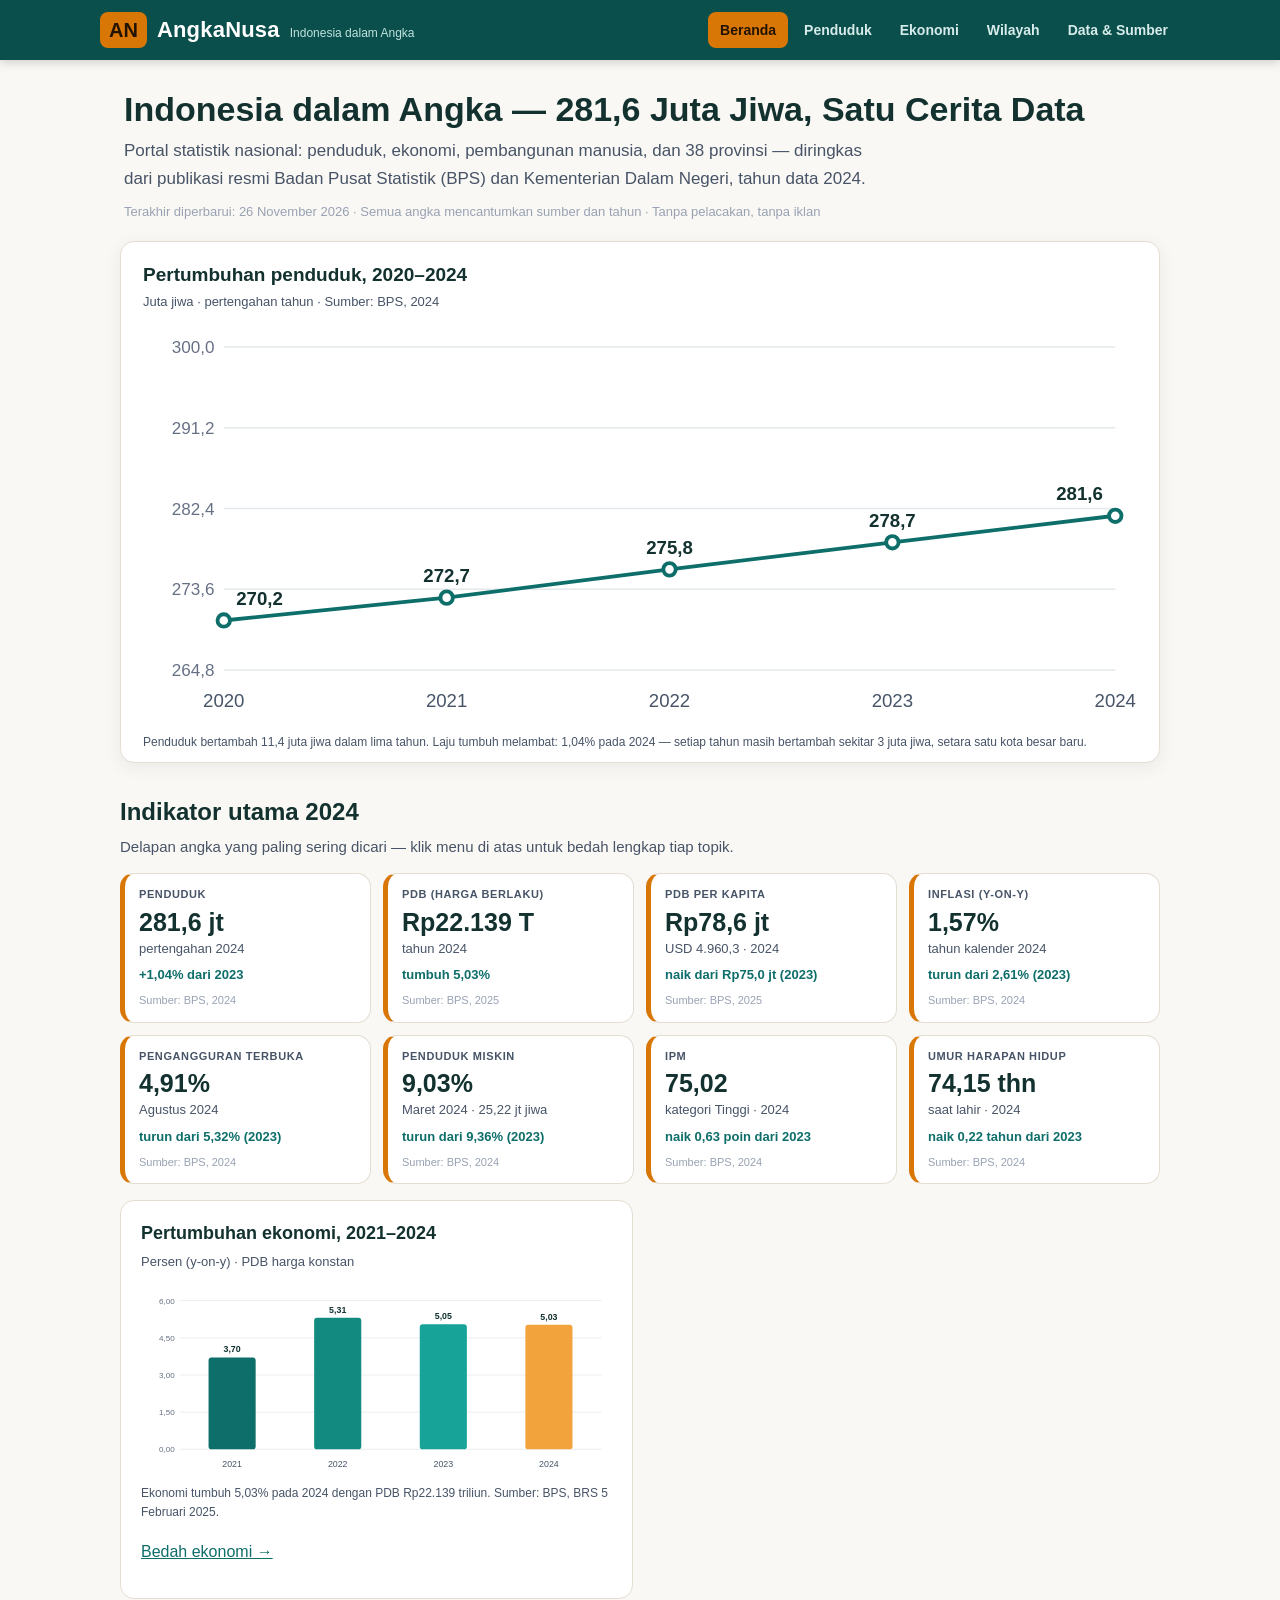
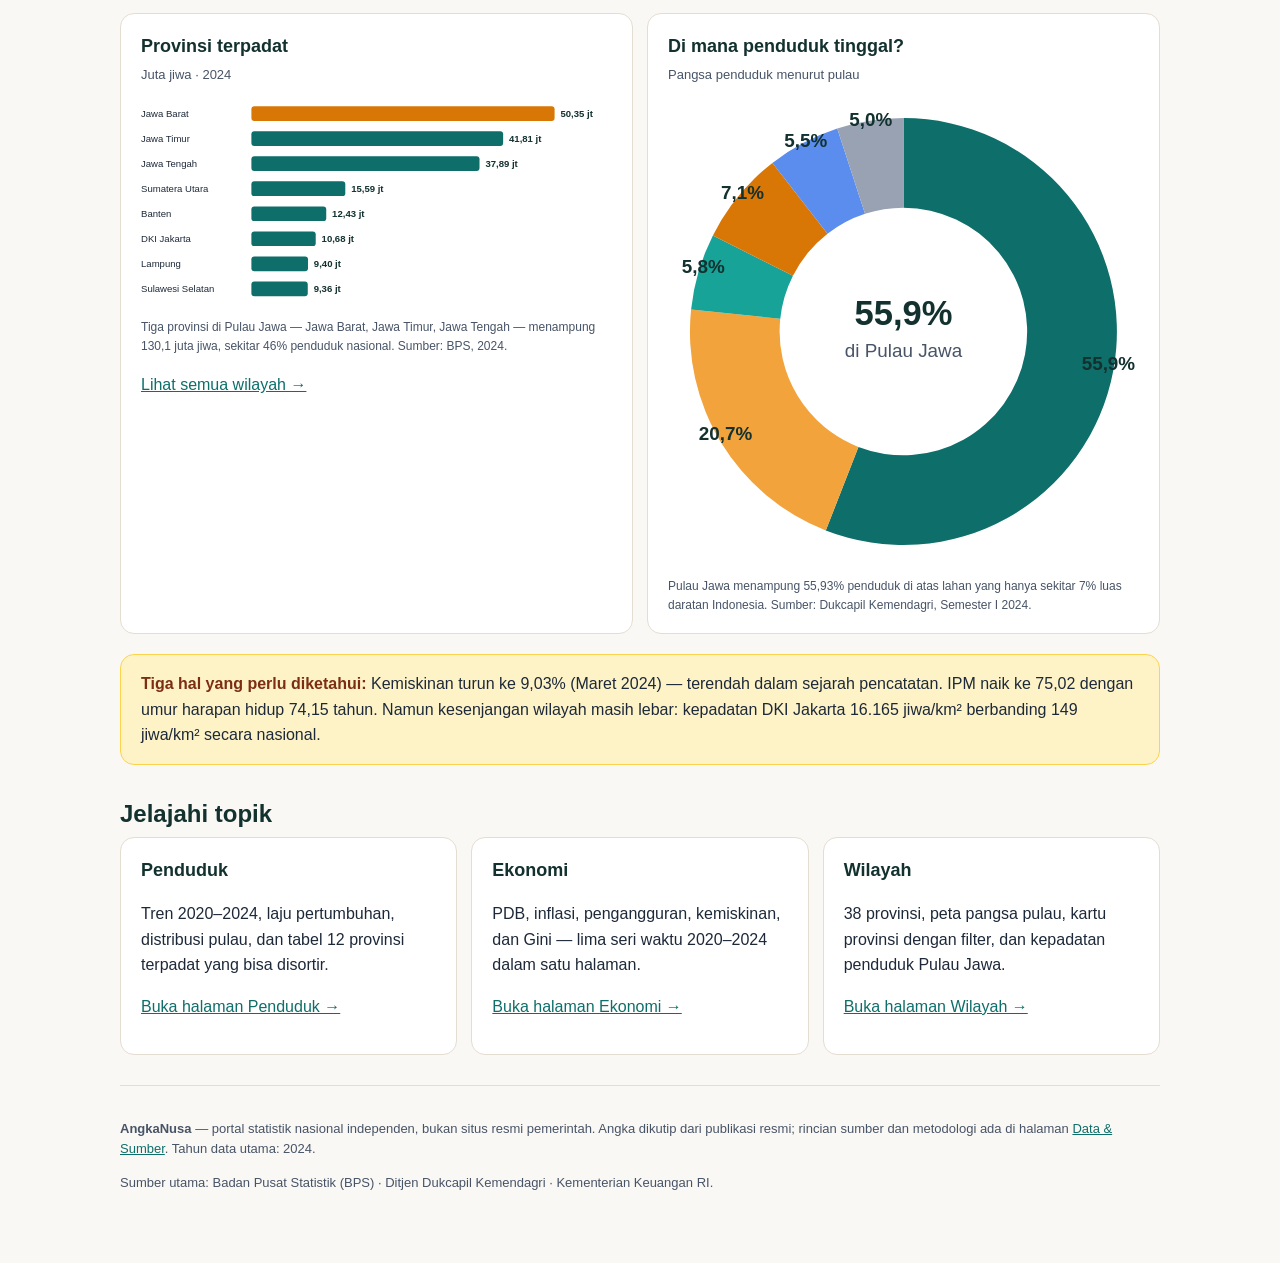
<file: app/index.html>
<!DOCTYPE html>
<html lang="id">
<head>
<meta charset="utf-8">
<meta name="viewport" content="width=device-width, initial-scale=1">
<title>AngkaNusa — Indonesia dalam Angka | Portal Statistik Nasional</title>
<meta name="description" content="Portal statistik nasional Indonesia: penduduk 281,6 juta, PDB Rp22.139 triliun, inflasi, pengangguran, kemiskinan, IPM, dan 38 provinsi. Semua angka bersumber dari BPS dan Kemendagri, 2024.">
<link rel="stylesheet" href="styles.css">
<script src="data.js" defer></script>
<script src="charts.js" defer></script>
<script src="app.js" defer></script>
</head>
<body>
<header class="topbar">
  <div class="topbar-inner">
    <a class="brand" href="index.html"><span class="brand-mark">AN</span><span class="brand-name">AngkaNusa</span><span class="brand-tag">Indonesia dalam Angka</span></a>
    <nav class="nav" aria-label="Navigasi utama">
      <a href="index.html">Beranda</a>
      <a href="population.html">Penduduk</a>
      <a href="economy.html">Ekonomi</a>
      <a href="regions.html">Wilayah</a>
      <a href="data.html">Data &amp; Sumber</a>
    </nav>
  </div>
</header>

<main class="wrap">
  <section class="hero">
    <h1>Indonesia dalam Angka — 281,6 Juta Jiwa, Satu Cerita Data</h1>
    <p>Portal statistik nasional: penduduk, ekonomi, pembangunan manusia, dan 38 provinsi — diringkas dari publikasi resmi Badan Pusat Statistik (BPS) dan Kementerian Dalam Negeri, tahun data 2024.</p>
    <p class="hero-meta">Terakhir diperbarui: 26 November 2026 · Semua angka mencantumkan sumber dan tahun · Tanpa pelacakan, tanpa iklan</p>
  </section>

  <section class="hero-chart">
    <h2>Pertumbuhan penduduk, 2020–2024</h2>
    <p class="unit">Juta jiwa · pertengahan tahun · Sumber: BPS, 2024</p>
    <div class="chart-box" data-chart="line" data-series="populationTrend"></div>
    <p class="caption">Penduduk bertambah 11,4 juta jiwa dalam lima tahun. Laju tumbuh melambat: 1,04% pada 2024 — setiap tahun masih bertambah sekitar 3 juta jiwa, setara satu kota besar baru.</p>
  </section>

  <h2 class="section-title">Indikator utama 2024</h2>
  <p class="section-sub">Delapan angka yang paling sering dicari — klik menu di atas untuk bedah lengkap tiap topik.</p>
  <div class="kpi-grid" id="kpiGrid" aria-live="polite"></div>

  <div class="grid-2" style="margin-top:16px">
    <section class="card">
      <h2>Pertumbuhan ekonomi, 2021–2024</h2>
      <p class="unit">Persen (y-on-y) · PDB harga konstan</p>
      <div class="chart-box" data-chart="bar" data-series="gdpGrowth"></div>
      <p class="caption">Ekonomi tumbuh 5,03% pada 2024 dengan PDB Rp22.139 triliun. Sumber: BPS, BRS 5 Februari 2025.</p>
      <p><a href="economy.html">Bedah ekonomi &rarr;</a></p>
    </section>
  </div>

  <div class="grid-2" style="margin-top:14px">
    <section class="card">
      <h2>Provinsi terpadat</h2>
      <p class="unit">Juta jiwa · 2024</p>
      <div class="chart-box" data-chart="hbars" data-series="provinces"></div>
      <p class="caption">Tiga provinsi di Pulau Jawa — Jawa Barat, Jawa Timur, Jawa Tengah — menampung 130,1 juta jiwa, sekitar 46% penduduk nasional. Sumber: BPS, 2024.</p>
      <p><a href="regions.html">Lihat semua wilayah &rarr;</a></p>
    </section>
    <section class="card">
      <h2>Di mana penduduk tinggal?</h2>
      <p class="unit">Pangsa penduduk menurut pulau</p>
      <div class="chart-box" data-chart="donut" data-series="islandShare"></div>
      <p class="caption">Pulau Jawa menampung 55,93% penduduk di atas lahan yang hanya sekitar 7% luas daratan Indonesia. Sumber: Dukcapil Kemendagri, Semester I 2024.</p>
    </section>
  </div>

  <section class="callout">
    <strong>Tiga hal yang perlu diketahui:</strong>
    Kemiskinan turun ke 9,03% (Maret 2024) — terendah dalam sejarah pencatatan. IPM naik ke 75,02 dengan umur harapan hidup 74,15 tahun. Namun kesenjangan wilayah masih lebar: kepadatan DKI Jakarta 16.165 jiwa/km² berbanding 149 jiwa/km² secara nasional.
  </section>

  <h2 class="section-title">Jelajahi topik</h2>
  <div class="grid-3">
    <article class="card">
      <h3>Penduduk</h3>
      <p>Tren 2020–2024, laju pertumbuhan, distribusi pulau, dan tabel 12 provinsi terpadat yang bisa disortir.</p>
      <p><a href="population.html">Buka halaman Penduduk &rarr;</a></p>
    </article>
    <article class="card">
      <h3>Ekonomi</h3>
      <p>PDB, inflasi, pengangguran, kemiskinan, dan Gini — lima seri waktu 2020–2024 dalam satu halaman.</p>
      <p><a href="economy.html">Buka halaman Ekonomi &rarr;</a></p>
    </article>
    <article class="card">
      <h3>Wilayah</h3>
      <p>38 provinsi, peta pangsa pulau, kartu provinsi dengan filter, dan kepadatan penduduk Pulau Jawa.</p>
      <p><a href="regions.html">Buka halaman Wilayah &rarr;</a></p>
    </article>
  </div>

  <footer>
    <p><strong>AngkaNusa</strong> — portal statistik nasional independen, bukan situs resmi pemerintah. Angka dikutip dari publikasi resmi; rincian sumber dan metodologi ada di halaman <a href="data.html">Data &amp; Sumber</a>. Tahun data utama: 2024.</p>
    <p>Sumber utama: Badan Pusat Statistik (BPS) · Ditjen Dukcapil Kemendagri · Kementerian Keuangan RI.</p>
  </footer>
</main>
</body>
</html>
</file>
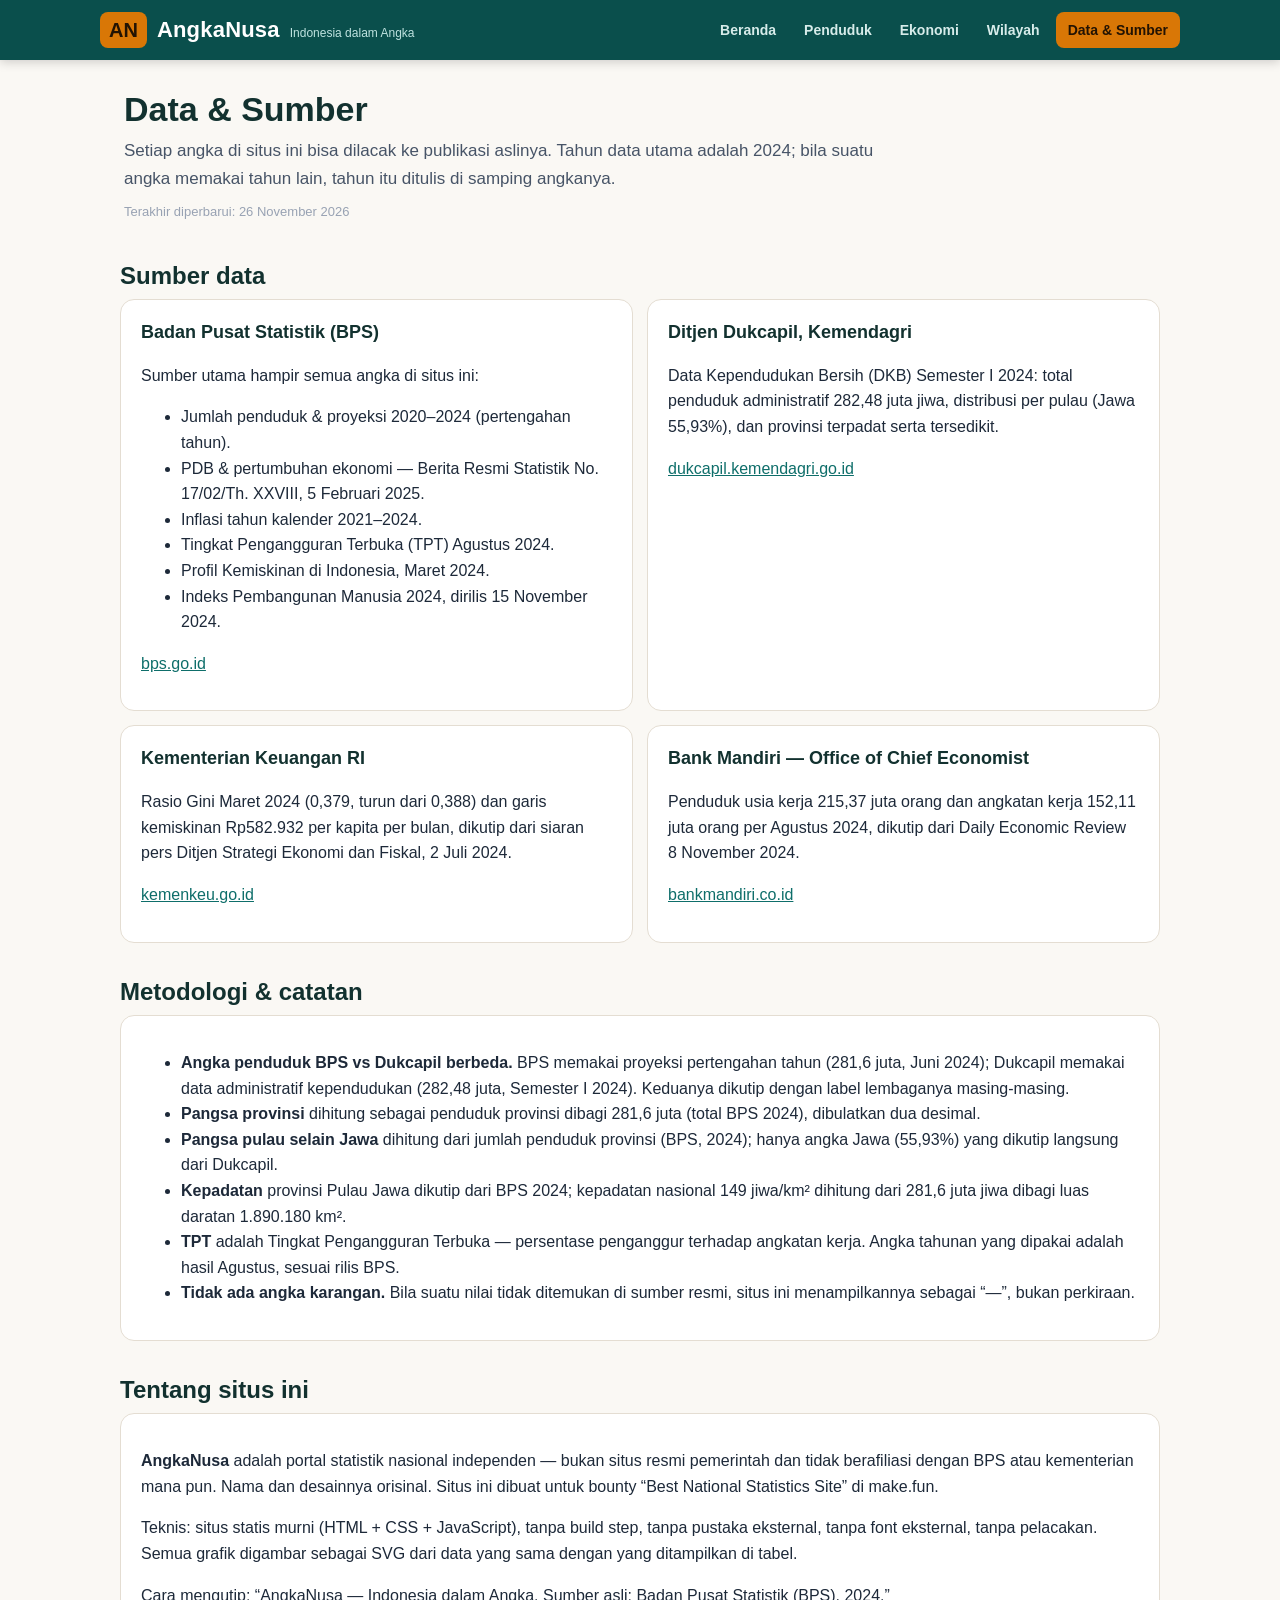
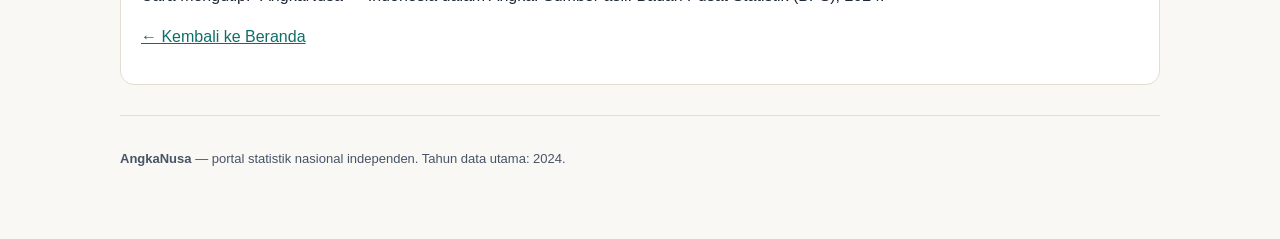
<file: app/data.html>
<!DOCTYPE html>
<html lang="id">
<head>
<meta charset="utf-8">
<meta name="viewport" content="width=device-width, initial-scale=1">
<title>Data &amp; Sumber — AngkaNusa | Indonesia dalam Angka</title>
<meta name="description" content="Sumber data AngkaNusa: BPS, Dukcapil Kemendagri, Kementerian Keuangan. Metodologi, tahun data, dan cara mengutip angka di situs ini.">
<link rel="stylesheet" href="styles.css">
<script src="data.js" defer></script>
<script src="charts.js" defer></script>
<script src="app.js" defer></script>
</head>
<body>
<header class="topbar">
  <div class="topbar-inner">
    <a class="brand" href="index.html"><span class="brand-mark">AN</span><span class="brand-name">AngkaNusa</span><span class="brand-tag">Indonesia dalam Angka</span></a>
    <nav class="nav" aria-label="Navigasi utama">
      <a href="index.html">Beranda</a>
      <a href="population.html">Penduduk</a>
      <a href="economy.html">Ekonomi</a>
      <a href="regions.html">Wilayah</a>
      <a href="data.html">Data &amp; Sumber</a>
    </nav>
  </div>
</header>

<main class="wrap">
  <section class="hero">
    <h1>Data &amp; Sumber</h1>
    <p>Setiap angka di situs ini bisa dilacak ke publikasi aslinya. Tahun data utama adalah 2024; bila suatu angka memakai tahun lain, tahun itu ditulis di samping angkanya.</p>
    <p class="hero-meta">Terakhir diperbarui: 26 November 2026</p>
  </section>

  <h2 class="section-title">Sumber data</h2>
  <div class="grid-2">
    <article class="card">
      <h3>Badan Pusat Statistik (BPS)</h3>
      <p>Sumber utama hampir semua angka di situs ini:</p>
      <ul>
        <li>Jumlah penduduk &amp; proyeksi 2020–2024 (pertengahan tahun).</li>
        <li>PDB &amp; pertumbuhan ekonomi — Berita Resmi Statistik No. 17/02/Th. XXVIII, 5 Februari 2025.</li>
        <li>Inflasi tahun kalender 2021–2024.</li>
        <li>Tingkat Pengangguran Terbuka (TPT) Agustus 2024.</li>
        <li>Profil Kemiskinan di Indonesia, Maret 2024.</li>
        <li>Indeks Pembangunan Manusia 2024, dirilis 15 November 2024.</li>
      </ul>
      <p><a href="https://www.bps.go.id">bps.go.id</a></p>
    </article>
    <article class="card">
      <h3>Ditjen Dukcapil, Kemendagri</h3>
      <p>Data Kependudukan Bersih (DKB) Semester I 2024: total penduduk administratif 282,48 juta jiwa, distribusi per pulau (Jawa 55,93%), dan provinsi terpadat serta tersedikit.</p>
      <p><a href="https://dukcapil.kemendagri.go.id">dukcapil.kemendagri.go.id</a></p>
    </article>
    <article class="card">
      <h3>Kementerian Keuangan RI</h3>
      <p>Rasio Gini Maret 2024 (0,379, turun dari 0,388) dan garis kemiskinan Rp582.932 per kapita per bulan, dikutip dari siaran pers Ditjen Strategi Ekonomi dan Fiskal, 2 Juli 2024.</p>
      <p><a href="https://www.kemenkeu.go.id">kemenkeu.go.id</a></p>
    </article>
    <article class="card">
      <h3>Bank Mandiri — Office of Chief Economist</h3>
      <p>Penduduk usia kerja 215,37 juta orang dan angkatan kerja 152,11 juta orang per Agustus 2024, dikutip dari Daily Economic Review 8 November 2024.</p>
      <p><a href="https://www.bankmandiri.co.id">bankmandiri.co.id</a></p>
    </article>
  </div>

  <h2 class="section-title">Metodologi &amp; catatan</h2>
  <section class="card">
    <ul>
      <li><strong>Angka penduduk BPS vs Dukcapil berbeda.</strong> BPS memakai proyeksi pertengahan tahun (281,6 juta, Juni 2024); Dukcapil memakai data administratif kependudukan (282,48 juta, Semester I 2024). Keduanya dikutip dengan label lembaganya masing-masing.</li>
      <li><strong>Pangsa provinsi</strong> dihitung sebagai penduduk provinsi dibagi 281,6 juta (total BPS 2024), dibulatkan dua desimal.</li>
      <li><strong>Pangsa pulau selain Jawa</strong> dihitung dari jumlah penduduk provinsi (BPS, 2024); hanya angka Jawa (55,93%) yang dikutip langsung dari Dukcapil.</li>
      <li><strong>Kepadatan</strong> provinsi Pulau Jawa dikutip dari BPS 2024; kepadatan nasional 149 jiwa/km² dihitung dari 281,6 juta jiwa dibagi luas daratan 1.890.180 km².</li>
      <li><strong>TPT</strong> adalah Tingkat Pengangguran Terbuka — persentase penganggur terhadap angkatan kerja. Angka tahunan yang dipakai adalah hasil Agustus, sesuai rilis BPS.</li>
      <li><strong>Tidak ada angka karangan.</strong> Bila suatu nilai tidak ditemukan di sumber resmi, situs ini menampilkannya sebagai “—”, bukan perkiraan.</li>
    </ul>
  </section>

  <h2 class="section-title">Tentang situs ini</h2>
  <section class="card">
    <p><strong>AngkaNusa</strong> adalah portal statistik nasional independen — bukan situs resmi pemerintah dan tidak berafiliasi dengan BPS atau kementerian mana pun. Nama dan desainnya orisinal. Situs ini dibuat untuk bounty “Best National Statistics Site” di make.fun.</p>
    <p>Teknis: situs statis murni (HTML + CSS + JavaScript), tanpa build step, tanpa pustaka eksternal, tanpa font eksternal, tanpa pelacakan. Semua grafik digambar sebagai SVG dari data yang sama dengan yang ditampilkan di tabel.</p>
    <p>Cara mengutip: “AngkaNusa — Indonesia dalam Angka. Sumber asli: Badan Pusat Statistik (BPS), 2024.”</p>
    <p><a href="index.html">&larr; Kembali ke Beranda</a></p>
  </section>

  <footer>
    <p><strong>AngkaNusa</strong> — portal statistik nasional independen. Tahun data utama: 2024.</p>
  </footer>
</main>
</body>
</html>
</file>
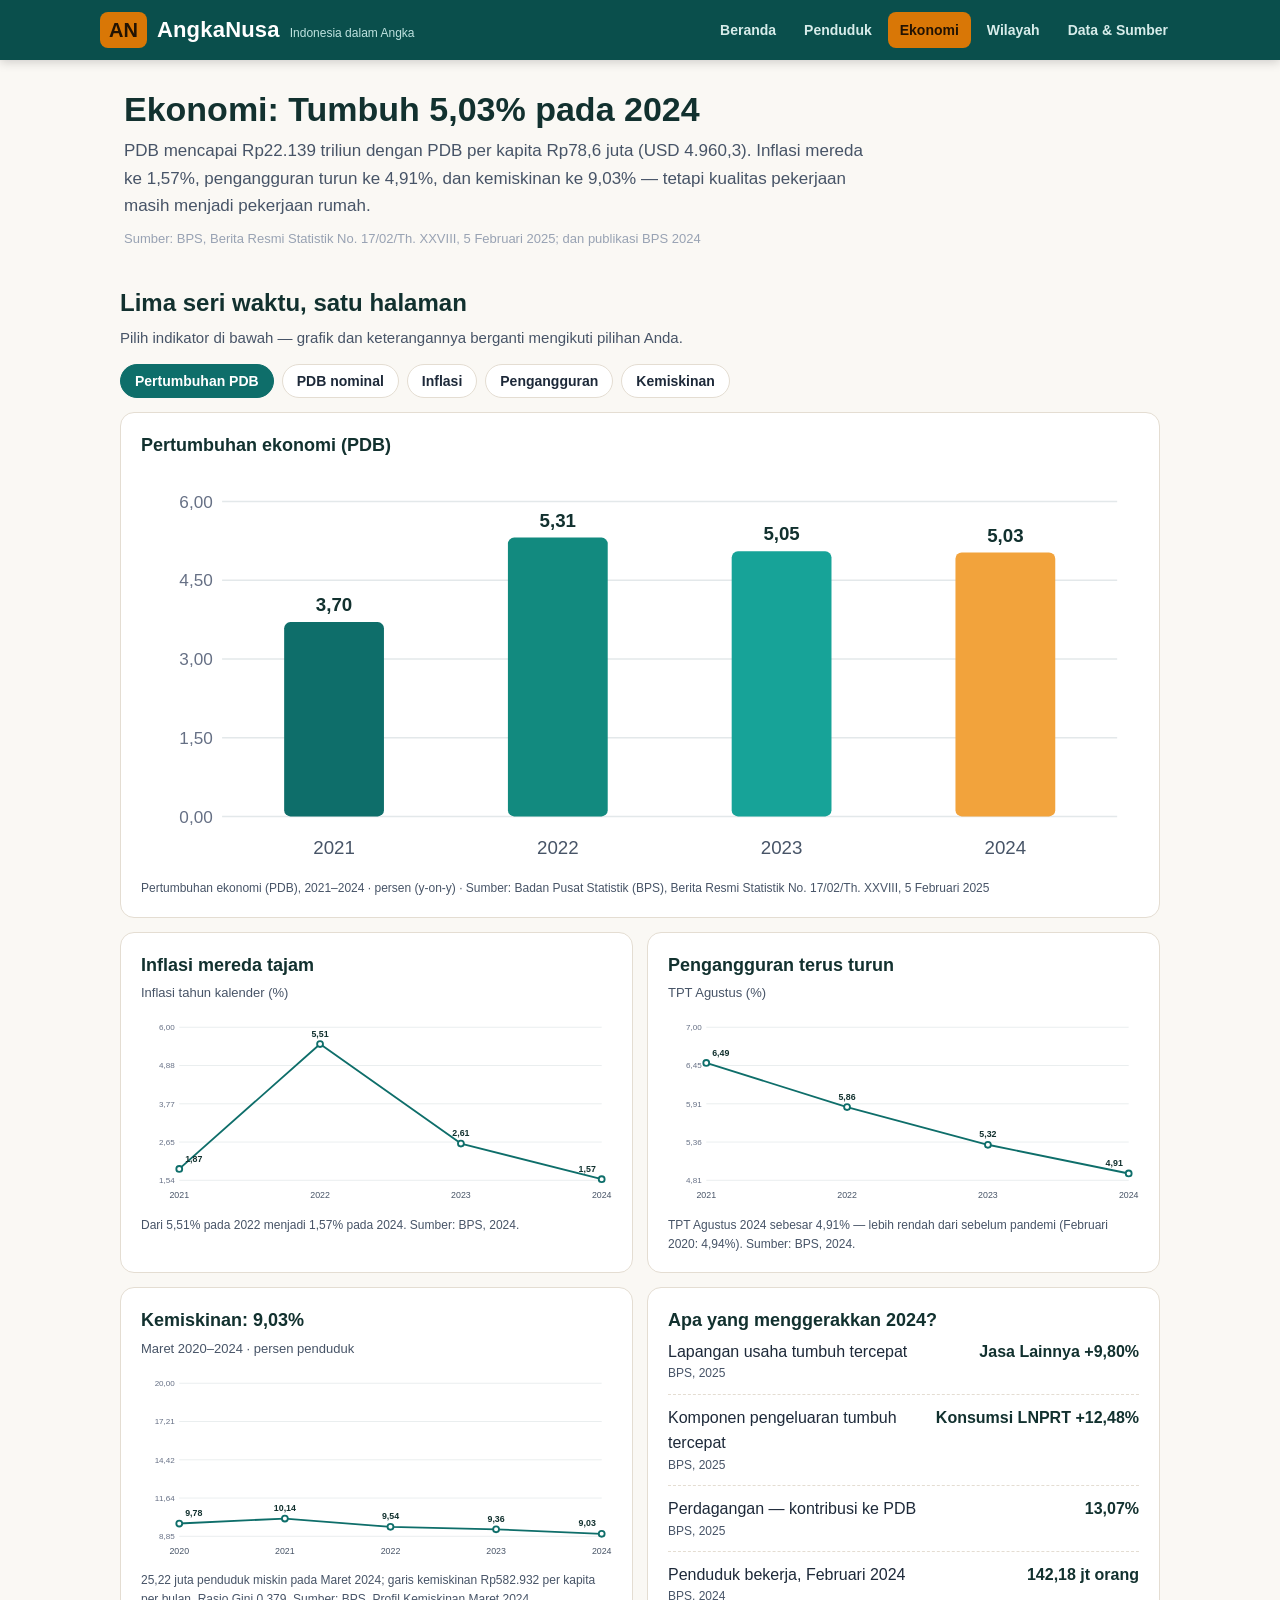
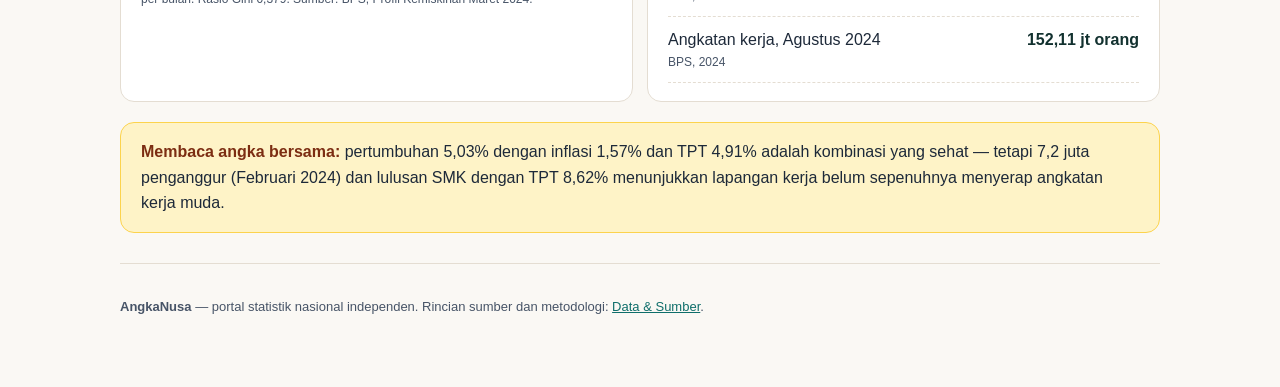
<file: app/economy.html>
<!DOCTYPE html>
<html lang="id">
<head>
<meta charset="utf-8">
<meta name="viewport" content="width=device-width, initial-scale=1">
<title>Ekonomi — AngkaNusa | Indonesia dalam Angka</title>
<meta name="description" content="Ekonomi Indonesia 2024: PDB Rp22.139 triliun, tumbuh 5,03%, inflasi 1,57%, pengangguran 4,91%, kemiskinan 9,03%. Seri waktu 2020–2024 dari BPS.">
<link rel="stylesheet" href="styles.css">
<script src="data.js" defer></script>
<script src="charts.js" defer></script>
<script src="app.js" defer></script>
</head>
<body>
<header class="topbar">
  <div class="topbar-inner">
    <a class="brand" href="index.html"><span class="brand-mark">AN</span><span class="brand-name">AngkaNusa</span><span class="brand-tag">Indonesia dalam Angka</span></a>
    <nav class="nav" aria-label="Navigasi utama">
      <a href="index.html">Beranda</a>
      <a href="population.html">Penduduk</a>
      <a href="economy.html">Ekonomi</a>
      <a href="regions.html">Wilayah</a>
      <a href="data.html">Data &amp; Sumber</a>
    </nav>
  </div>
</header>

<main class="wrap">
  <section class="hero">
    <h1>Ekonomi: Tumbuh 5,03% pada 2024</h1>
    <p>PDB mencapai Rp22.139 triliun dengan PDB per kapita Rp78,6 juta (USD 4.960,3). Inflasi mereda ke 1,57%, pengangguran turun ke 4,91%, dan kemiskinan ke 9,03% — tetapi kualitas pekerjaan masih menjadi pekerjaan rumah.</p>
    <p class="hero-meta">Sumber: BPS, Berita Resmi Statistik No. 17/02/Th. XXVIII, 5 Februari 2025; dan publikasi BPS 2024</p>
  </section>

  <h2 class="section-title">Lima seri waktu, satu halaman</h2>
  <p class="section-sub">Pilih indikator di bawah — grafik dan keterangannya berganti mengikuti pilihan Anda.</p>
  <div class="tabs" role="tablist" aria-label="Pilih indikator ekonomi">
    <button class="tab-btn active" data-econ-tab="gdpGrowth" aria-selected="true">Pertumbuhan PDB</button>
    <button class="tab-btn" data-econ-tab="gdpNominal" aria-selected="false">PDB nominal</button>
    <button class="tab-btn" data-econ-tab="inflation" aria-selected="false">Inflasi</button>
    <button class="tab-btn" data-econ-tab="unemployment" aria-selected="false">Pengangguran</button>
    <button class="tab-btn" data-econ-tab="poverty" aria-selected="false">Kemiskinan</button>
  </div>

  <section class="card">
    <h2 id="econTitle">Pertumbuhan ekonomi (PDB)</h2>
    <div class="chart-box" id="econChart" data-chart="bar" data-series="gdpGrowth"></div>
    <p class="caption" id="econCaption">Pertumbuhan ekonomi (PDB), 2021–2024 · persen (y-on-y) · Sumber: Badan Pusat Statistik (BPS), Berita Resmi Statistik No. 17/02/Th. XXVIII, 5 Februari 2025</p>
  </section>

  <div class="grid-2" style="margin-top:14px">
    <section class="card">
      <h2>Inflasi mereda tajam</h2>
      <p class="unit">Inflasi tahun kalender (%)</p>
      <div class="chart-box" data-chart="line" data-series="inflation"></div>
      <p class="caption">Dari 5,51% pada 2022 menjadi 1,57% pada 2024. Sumber: BPS, 2024.</p>
    </section>
    <section class="card">
      <h2>Pengangguran terus turun</h2>
      <p class="unit">TPT Agustus (%)</p>
      <div class="chart-box" data-chart="line" data-series="unemployment"></div>
      <p class="caption">TPT Agustus 2024 sebesar 4,91% — lebih rendah dari sebelum pandemi (Februari 2020: 4,94%). Sumber: BPS, 2024.</p>
    </section>
  </div>

  <div class="grid-2" style="margin-top:14px">
    <section class="card">
      <h2>Kemiskinan: 9,03%</h2>
      <p class="unit">Maret 2020–2024 · persen penduduk</p>
      <div class="chart-box" data-chart="line" data-series="poverty"></div>
      <p class="caption">25,22 juta penduduk miskin pada Maret 2024; garis kemiskinan Rp582.932 per kapita per bulan. Rasio Gini 0,379. Sumber: BPS, Profil Kemiskinan Maret 2024.</p>
    </section>
    <section class="card">
      <h2>Apa yang menggerakkan 2024?</h2>
      <ul class="fact-list">
        <li><span>Lapangan usaha tumbuh tercepat<span class="fact-note">BPS, 2025</span></span><span class="fact-val">Jasa Lainnya +9,80%</span></li>
        <li><span>Komponen pengeluaran tumbuh tercepat<span class="fact-note">BPS, 2025</span></span><span class="fact-val">Konsumsi LNPRT +12,48%</span></li>
        <li><span>Perdagangan — kontribusi ke PDB<span class="fact-note">BPS, 2025</span></span><span class="fact-val">13,07%</span></li>
        <li><span>Penduduk bekerja, Februari 2024<span class="fact-note">BPS, 2024</span></span><span class="fact-val">142,18 jt orang</span></li>
        <li><span>Angkatan kerja, Agustus 2024<span class="fact-note">BPS, 2024</span></span><span class="fact-val">152,11 jt orang</span></li>
      </ul>
    </section>
  </div>

  <section class="callout">
    <strong>Membaca angka bersama:</strong> pertumbuhan 5,03% dengan inflasi 1,57% dan TPT 4,91% adalah kombinasi yang sehat — tetapi 7,2 juta penganggur (Februari 2024) dan lulusan SMK dengan TPT 8,62% menunjukkan lapangan kerja belum sepenuhnya menyerap angkatan kerja muda.
  </section>

  <footer>
    <p><strong>AngkaNusa</strong> — portal statistik nasional independen. Rincian sumber dan metodologi: <a href="data.html">Data &amp; Sumber</a>.</p>
  </footer>
</main>
</body>
</html>
</file>
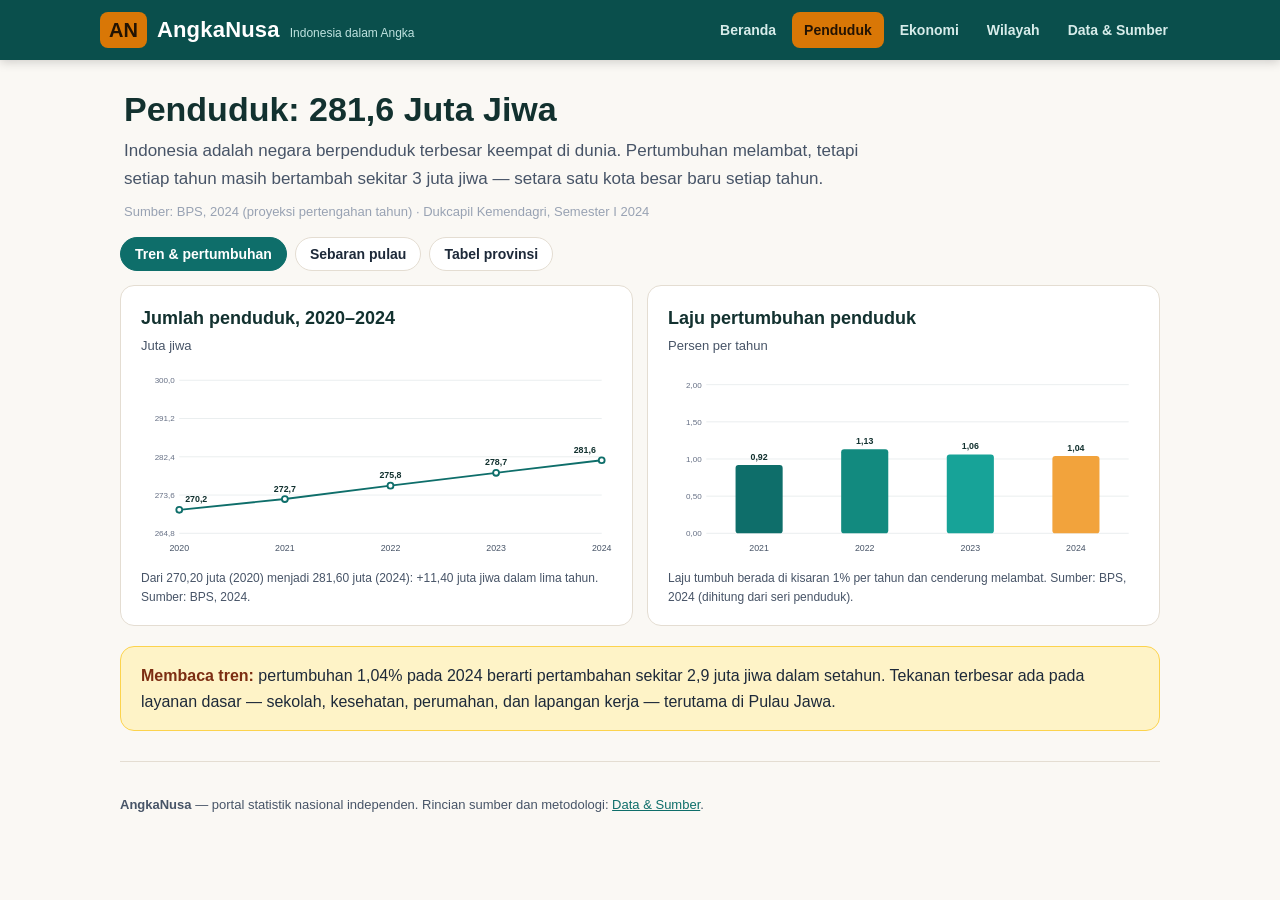
<file: app/population.html>
<!DOCTYPE html>
<html lang="id">
<head>
<meta charset="utf-8">
<meta name="viewport" content="width=device-width, initial-scale=1">
<title>Penduduk — AngkaNusa | Indonesia dalam Angka</title>
<meta name="description" content="Penduduk Indonesia 281,6 juta jiwa (2024): tren 2020–2024, laju pertumbuhan, distribusi pulau, dan tabel provinsi yang bisa disortir. Sumber: BPS dan Dukcapil Kemendagri.">
<link rel="stylesheet" href="styles.css">
<script src="data.js" defer></script>
<script src="charts.js" defer></script>
<script src="app.js" defer></script>
</head>
<body>
<header class="topbar">
  <div class="topbar-inner">
    <a class="brand" href="index.html"><span class="brand-mark">AN</span><span class="brand-name">AngkaNusa</span><span class="brand-tag">Indonesia dalam Angka</span></a>
    <nav class="nav" aria-label="Navigasi utama">
      <a href="index.html">Beranda</a>
      <a href="population.html">Penduduk</a>
      <a href="economy.html">Ekonomi</a>
      <a href="regions.html">Wilayah</a>
      <a href="data.html">Data &amp; Sumber</a>
    </nav>
  </div>
</header>

<main class="wrap">
  <section class="hero">
    <h1>Penduduk: 281,6 Juta Jiwa</h1>
    <p>Indonesia adalah negara berpenduduk terbesar keempat di dunia. Pertumbuhan melambat, tetapi setiap tahun masih bertambah sekitar 3 juta jiwa — setara satu kota besar baru setiap tahun.</p>
    <p class="hero-meta">Sumber: BPS, 2024 (proyeksi pertengahan tahun) · Dukcapil Kemendagri, Semester I 2024</p>
  </section>

  <div class="tabs" role="tablist" aria-label="Tampilan data penduduk">
    <button class="tab-btn active" data-story-tab="tren">Tren &amp; pertumbuhan</button>
    <button class="tab-btn" data-story-tab="sebaran">Sebaran pulau</button>
    <button class="tab-btn" data-story-tab="provinsi">Tabel provinsi</button>
  </div>

  <div data-story-panel="tren">
    <div class="grid-2">
      <section class="card">
        <h2>Jumlah penduduk, 2020–2024</h2>
        <p class="unit">Juta jiwa</p>
        <div class="chart-box" data-chart="line" data-series="populationTrend"></div>
        <p class="caption">Dari 270,20 juta (2020) menjadi 281,60 juta (2024): +11,40 juta jiwa dalam lima tahun. Sumber: BPS, 2024.</p>
      </section>
      <section class="card">
        <h2>Laju pertumbuhan penduduk</h2>
        <p class="unit">Persen per tahun</p>
        <div class="chart-box" data-chart="bar" data-series="populationGrowth"></div>
        <p class="caption">Laju tumbuh berada di kisaran 1% per tahun dan cenderung melambat. Sumber: BPS, 2024 (dihitung dari seri penduduk).</p>
      </section>
    </div>
    <section class="callout">
      <strong>Membaca tren:</strong> pertumbuhan 1,04% pada 2024 berarti pertambahan sekitar 2,9 juta jiwa dalam setahun. Tekanan terbesar ada pada layanan dasar — sekolah, kesehatan, perumahan, dan lapangan kerja — terutama di Pulau Jawa.
    </section>
  </div>

  <div data-story-panel="sebaran" hidden>
    <div class="grid-2">
      <section class="card">
        <h2>Penduduk menurut pulau</h2>
        <p class="unit">Pangsa dari total penduduk nasional</p>
        <div class="chart-box" data-chart="donut" data-series="islandShare"></div>
        <p class="caption">Pulau Jawa: 157,39 juta jiwa (55,93%). Pangsa pulau lain dihitung dari jumlah penduduk provinsi (BPS, 2024). Sumber utama: Dukcapil Kemendagri, Semester I 2024.</p>
      </section>
      <section class="card">
        <h2>Kenapa Jawa begitu padat?</h2>
        <p class="story">Jawa menampung <strong>55,93% penduduk</strong> di atas lahan yang hanya sekitar 7% luas daratan Indonesia. Kepadatan nasional 149 jiwa/km² — tetapi DKI Jakarta mencapai <strong>16.165 jiwa/km²</strong>, lebih dari 100 kali lipat angka nasional.</p>
        <p class="story">Sebaliknya, Papua Selatan menjadi provinsi dengan penduduk paling sedikit: 545.861 jiwa (Dukcapil, Semester I 2024). Ketimpangan sebaran inilah yang membuat pemerataan pembangunan menjadi agenda statistik terpenting di halaman Wilayah.</p>
        <p><a href="regions.html">Lihat peta wilayah &rarr;</a></p>
      </section>
    </div>
  </div>

  <div data-story-panel="provinsi" hidden>
    <section class="card">
      <h2>12 provinsi terpadat, 2024</h2>
      <p class="unit">Klik judul kolom untuk mengurutkan · ketik untuk mencari · pilih pulau untuk memfilter</p>
      <div class="table-tools">
        <input type="search" id="provSearch" placeholder="Cari provinsi… (mis. Jawa)" aria-label="Cari provinsi">
        <select id="provIsland" aria-label="Filter pulau">
          <option value="all">Semua pulau</option>
          <option value="Jawa">Jawa</option>
          <option value="Sumatera">Sumatera</option>
          <option value="Sulawesi">Sulawesi</option>
        </select>
      </div>
      <table class="data" id="provTable">
        <thead>
          <tr>
            <th>#</th>
            <th data-sort="name">Provinsi ↕</th>
            <th data-sort="island">Pulau ↕</th>
            <th data-sort="pop" class="num">Penduduk (jt) ↕</th>
            <th class="num">Pangsa nasional</th>
            <th data-sort="density" class="num">Kepadatan (jiwa/km²) ↕</th>
          </tr>
        </thead>
        <tbody id="provBody"></tbody>
      </table>
      <p class="table-note" id="provCount"></p>
      <p class="source-line">Sumber: Badan Pusat Statistik (BPS), 2024 — jumlah penduduk menurut provinsi. Kepadatan dikutip untuk provinsi Pulau Jawa (BPS, 2024); “—” berarti tidak dikutip di halaman ini. Pangsa = penduduk provinsi ÷ 281,6 juta.</p>
    </section>
  </div>

  <footer>
    <p><strong>AngkaNusa</strong> — portal statistik nasional independen. Rincian sumber dan metodologi: <a href="data.html">Data &amp; Sumber</a>.</p>
  </footer>
</main>
</body>
</html>
</file>
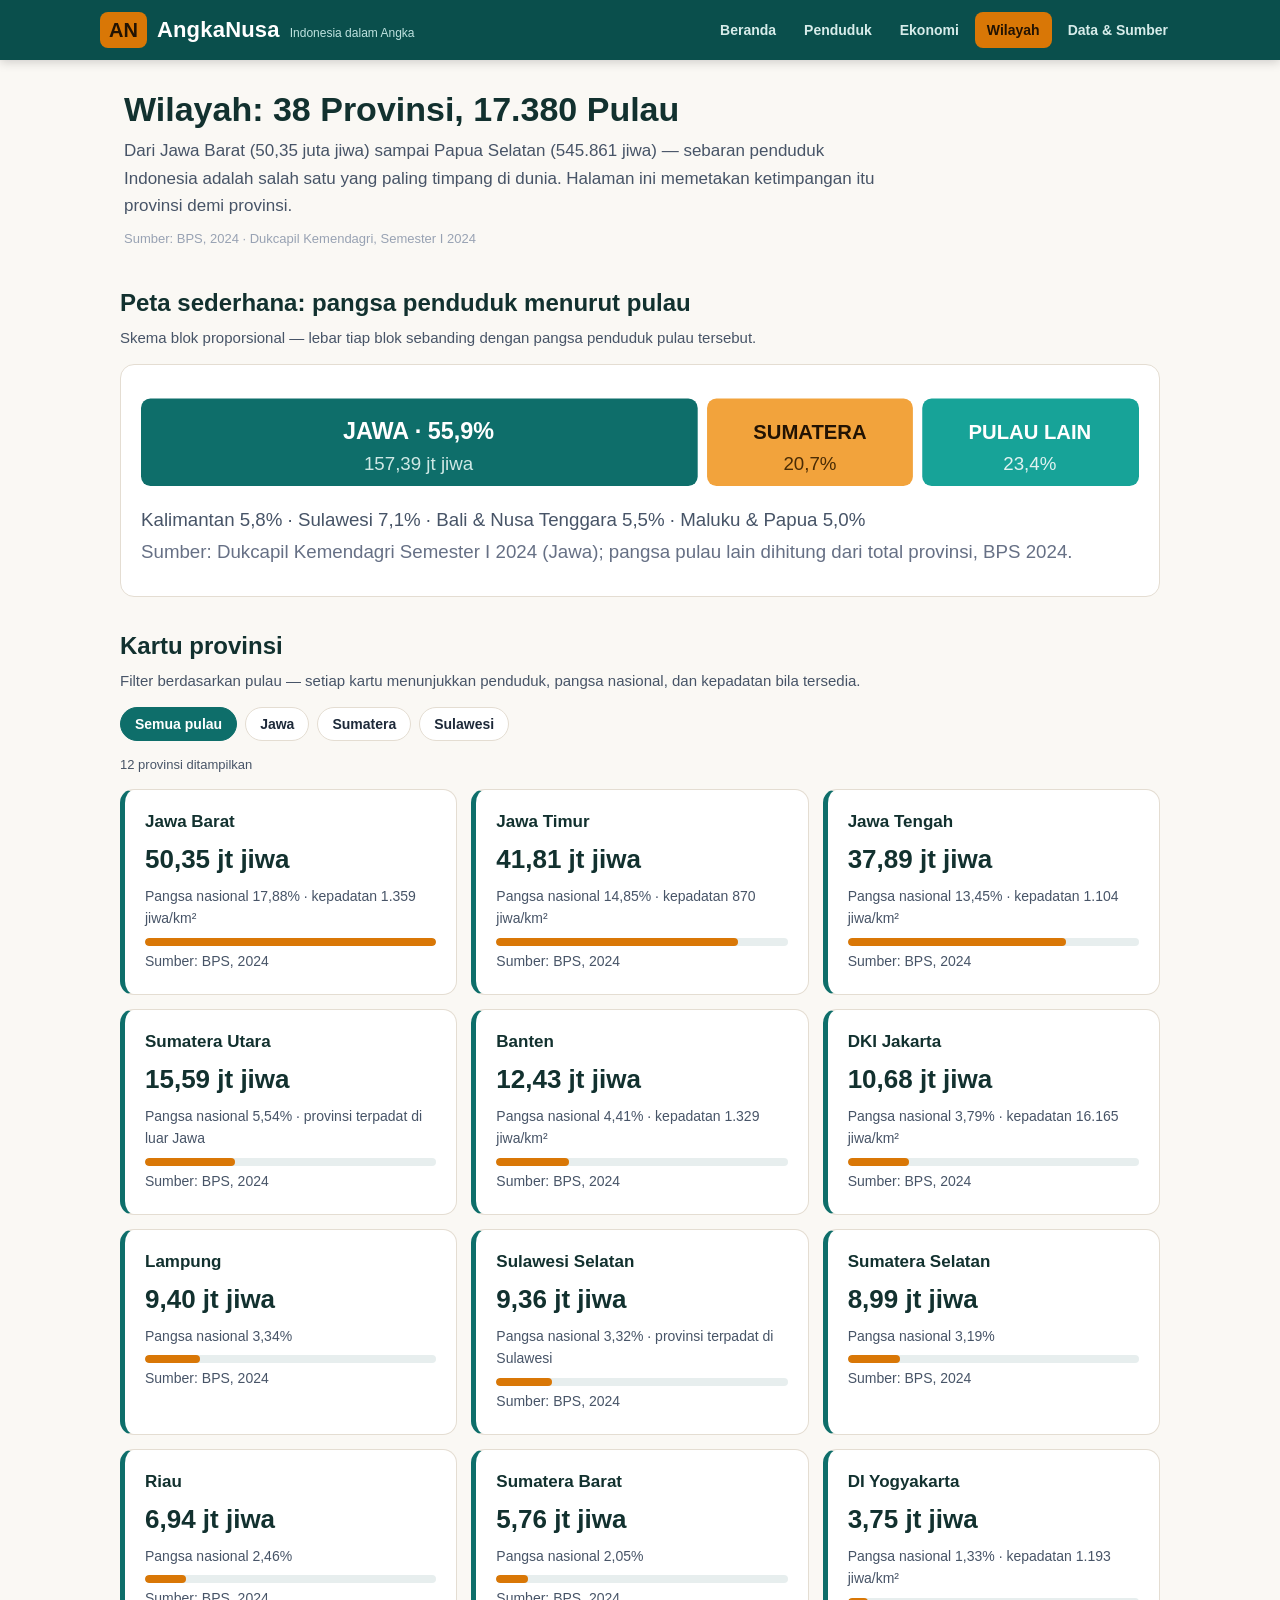
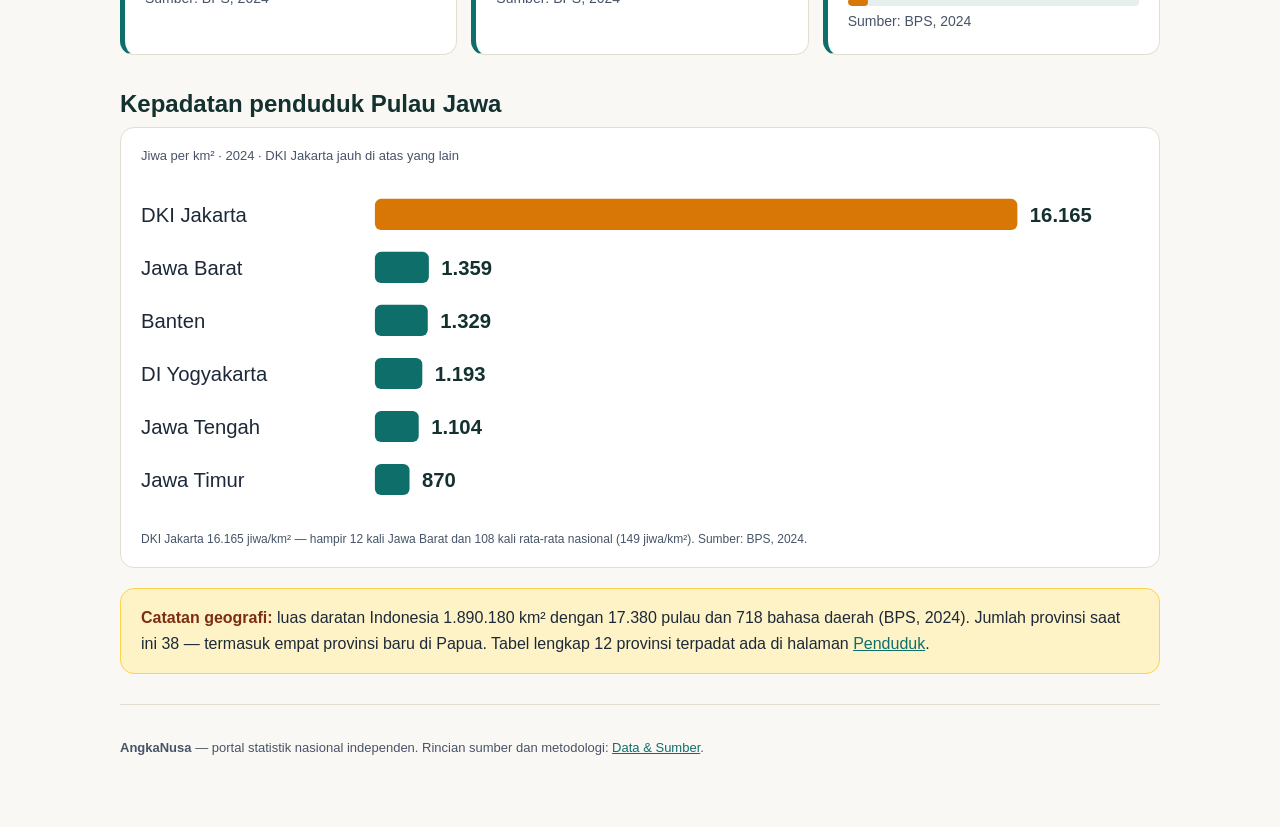
<file: app/regions.html>
<!DOCTYPE html>
<html lang="id">
<head>
<meta charset="utf-8">
<meta name="viewport" content="width=device-width, initial-scale=1">
<title>Wilayah — AngkaNusa | Indonesia dalam Angka</title>
<meta name="description" content="38 provinsi Indonesia: penduduk terpadat, kepadatan, dan pangsa pulau. Kartu provinsi dengan filter pulau dan grafik kepadatan Pulau Jawa. Sumber: BPS dan Dukcapil, 2024.">
<link rel="stylesheet" href="styles.css">
<script src="data.js" defer></script>
<script src="charts.js" defer></script>
<script src="app.js" defer></script>
</head>
<body>
<header class="topbar">
  <div class="topbar-inner">
    <a class="brand" href="index.html"><span class="brand-mark">AN</span><span class="brand-name">AngkaNusa</span><span class="brand-tag">Indonesia dalam Angka</span></a>
    <nav class="nav" aria-label="Navigasi utama">
      <a href="index.html">Beranda</a>
      <a href="population.html">Penduduk</a>
      <a href="economy.html">Ekonomi</a>
      <a href="regions.html">Wilayah</a>
      <a href="data.html">Data &amp; Sumber</a>
    </nav>
  </div>
</header>

<main class="wrap">
  <section class="hero">
    <h1>Wilayah: 38 Provinsi, 17.380 Pulau</h1>
    <p>Dari Jawa Barat (50,35 juta jiwa) sampai Papua Selatan (545.861 jiwa) — sebaran penduduk Indonesia adalah salah satu yang paling timpang di dunia. Halaman ini memetakan ketimpangan itu provinsi demi provinsi.</p>
    <p class="hero-meta">Sumber: BPS, 2024 · Dukcapil Kemendagri, Semester I 2024</p>
  </section>

  <h2 class="section-title">Peta sederhana: pangsa penduduk menurut pulau</h2>
  <p class="section-sub">Skema blok proporsional — lebar tiap blok sebanding dengan pangsa penduduk pulau tersebut.</p>
  <section class="card" aria-label="Peta skematik pangsa pulau">
    <svg viewBox="0 0 640 120" role="img" aria-label="Blok proporsional pangsa penduduk: Jawa 55,9 persen, Sumatera 20,7 persen, sisanya di pulau lain">
      <rect x="0" y="10" width="357" height="56" rx="6" fill="#0e6e6a"/>
      <text x="178" y="36" text-anchor="middle" font-size="15" font-weight="700" fill="#fff">JAWA · 55,9%</text>
      <text x="178" y="56" text-anchor="middle" font-size="12" fill="#cfe8e5">157,39 jt jiwa</text>
      <rect x="363" y="10" width="132" height="56" rx="6" fill="#f2a33c"/>
      <text x="429" y="36" text-anchor="middle" font-size="13" font-weight="700" fill="#231303">SUMATERA</text>
      <text x="429" y="56" text-anchor="middle" font-size="12" fill="#4a2c05">20,7%</text>
      <rect x="501" y="10" width="139" height="56" rx="6" fill="#17a398"/>
      <text x="570" y="36" text-anchor="middle" font-size="13" font-weight="700" fill="#fff">PULAU LAIN</text>
      <text x="570" y="56" text-anchor="middle" font-size="12" fill="#e0f2f1">23,4%</text>
      <text x="0" y="92" font-size="12" fill="#475467">Kalimantan 5,8% · Sulawesi 7,1% · Bali &amp; Nusa Tenggara 5,5% · Maluku &amp; Papua 5,0%</text>
      <text x="0" y="112" font-size="12" fill="#667085">Sumber: Dukcapil Kemendagri Semester I 2024 (Jawa); pangsa pulau lain dihitung dari total provinsi, BPS 2024.</text>
    </svg>
  </section>

  <h2 class="section-title">Kartu provinsi</h2>
  <p class="section-sub">Filter berdasarkan pulau — setiap kartu menunjukkan penduduk, pangsa nasional, dan kepadatan bila tersedia.</p>
  <div class="tabs" role="group" aria-label="Filter pulau">
    <button class="chip active" data-region="all">Semua pulau</button>
    <button class="chip" data-region="Jawa">Jawa</button>
    <button class="chip" data-region="Sumatera">Sumatera</button>
    <button class="chip" data-region="Sulawesi">Sulawesi</button>
  </div>
  <p class="table-note" id="regionCount">12 provinsi ditampilkan</p>

  <div class="grid-3" id="regionCards" style="margin-top:12px">
    <article class="card region-card" data-island="Jawa">
      <h3>Jawa Barat</h3><p class="big">50,35 jt jiwa</p>
      <p>Pangsa nasional 17,88% · kepadatan 1.359 jiwa/km²</p>
      <div class="bar-track"><div class="bar-fill" style="width:100%"></div></div>
      <p class="source-line">Sumber: BPS, 2024</p>
    </article>
    <article class="card region-card" data-island="Jawa">
      <h3>Jawa Timur</h3><p class="big">41,81 jt jiwa</p>
      <p>Pangsa nasional 14,85% · kepadatan 870 jiwa/km²</p>
      <div class="bar-track"><div class="bar-fill" style="width:83%"></div></div>
      <p class="source-line">Sumber: BPS, 2024</p>
    </article>
    <article class="card region-card" data-island="Jawa">
      <h3>Jawa Tengah</h3><p class="big">37,89 jt jiwa</p>
      <p>Pangsa nasional 13,45% · kepadatan 1.104 jiwa/km²</p>
      <div class="bar-track"><div class="bar-fill" style="width:75%"></div></div>
      <p class="source-line">Sumber: BPS, 2024</p>
    </article>
    <article class="card region-card" data-island="Sumatera">
      <h3>Sumatera Utara</h3><p class="big">15,59 jt jiwa</p>
      <p>Pangsa nasional 5,54% · provinsi terpadat di luar Jawa</p>
      <div class="bar-track"><div class="bar-fill" style="width:31%"></div></div>
      <p class="source-line">Sumber: BPS, 2024</p>
    </article>
    <article class="card region-card" data-island="Jawa">
      <h3>Banten</h3><p class="big">12,43 jt jiwa</p>
      <p>Pangsa nasional 4,41% · kepadatan 1.329 jiwa/km²</p>
      <div class="bar-track"><div class="bar-fill" style="width:25%"></div></div>
      <p class="source-line">Sumber: BPS, 2024</p>
    </article>
    <article class="card region-card" data-island="Jawa">
      <h3>DKI Jakarta</h3><p class="big">10,68 jt jiwa</p>
      <p>Pangsa nasional 3,79% · kepadatan 16.165 jiwa/km²</p>
      <div class="bar-track"><div class="bar-fill" style="width:21%"></div></div>
      <p class="source-line">Sumber: BPS, 2024</p>
    </article>
    <article class="card region-card" data-island="Sumatera">
      <h3>Lampung</h3><p class="big">9,40 jt jiwa</p>
      <p>Pangsa nasional 3,34%</p>
      <div class="bar-track"><div class="bar-fill" style="width:19%"></div></div>
      <p class="source-line">Sumber: BPS, 2024</p>
    </article>
    <article class="card region-card" data-island="Sulawesi">
      <h3>Sulawesi Selatan</h3><p class="big">9,36 jt jiwa</p>
      <p>Pangsa nasional 3,32% · provinsi terpadat di Sulawesi</p>
      <div class="bar-track"><div class="bar-fill" style="width:19%"></div></div>
      <p class="source-line">Sumber: BPS, 2024</p>
    </article>
    <article class="card region-card" data-island="Sumatera">
      <h3>Sumatera Selatan</h3><p class="big">8,99 jt jiwa</p>
      <p>Pangsa nasional 3,19%</p>
      <div class="bar-track"><div class="bar-fill" style="width:18%"></div></div>
      <p class="source-line">Sumber: BPS, 2024</p>
    </article>
    <article class="card region-card" data-island="Sumatera">
      <h3>Riau</h3><p class="big">6,94 jt jiwa</p>
      <p>Pangsa nasional 2,46%</p>
      <div class="bar-track"><div class="bar-fill" style="width:14%"></div></div>
      <p class="source-line">Sumber: BPS, 2024</p>
    </article>
    <article class="card region-card" data-island="Sumatera">
      <h3>Sumatera Barat</h3><p class="big">5,76 jt jiwa</p>
      <p>Pangsa nasional 2,05%</p>
      <div class="bar-track"><div class="bar-fill" style="width:11%"></div></div>
      <p class="source-line">Sumber: BPS, 2024</p>
    </article>
    <article class="card region-card" data-island="Jawa">
      <h3>DI Yogyakarta</h3><p class="big">3,75 jt jiwa</p>
      <p>Pangsa nasional 1,33% · kepadatan 1.193 jiwa/km²</p>
      <div class="bar-track"><div class="bar-fill" style="width:7%"></div></div>
      <p class="source-line">Sumber: BPS, 2024</p>
    </article>
  </div>

  <h2 class="section-title">Kepadatan penduduk Pulau Jawa</h2>
  <section class="card">
    <p class="unit">Jiwa per km² · 2024 · DKI Jakarta jauh di atas yang lain</p>
    <div class="chart-box" data-chart="density" data-series="provinces"></div>
    <p class="caption">DKI Jakarta 16.165 jiwa/km² — hampir 12 kali Jawa Barat dan 108 kali rata-rata nasional (149 jiwa/km²). Sumber: BPS, 2024.</p>
  </section>

  <section class="callout">
    <strong>Catatan geografi:</strong> luas daratan Indonesia 1.890.180 km² dengan 17.380 pulau dan 718 bahasa daerah (BPS, 2024). Jumlah provinsi saat ini 38 — termasuk empat provinsi baru di Papua. Tabel lengkap 12 provinsi terpadat ada di halaman <a href="population.html">Penduduk</a>.
  </section>

  <footer>
    <p><strong>AngkaNusa</strong> — portal statistik nasional independen. Rincian sumber dan metodologi: <a href="data.html">Data &amp; Sumber</a>.</p>
  </footer>
</main>
</body>
</html>
</file>
<file: app/styles.css>
/* AngkaNusa — styles.css · VARIAN B: "editorial"
 * Hero grafik besar + seksi bercerita. Palet sama (teal + amber) agar
 * perbandingan duel adil: yang diadu tata letak dan hirarki, bukan warna.
 * System font stack saja, tanpa font eksternal, tanpa jaringan.
 */
:root {
  --teal: #0e6e6a;
  --teal-dark: #0a4f4c;
  --teal-ink: #12312f;
  --amber: #d97706;
  --amber-soft: #fef3c7;
  --bg: #faf8f4;
  --card: #ffffff;
  --ink: #1d2939;
  --muted: #475467;
  --line: #e4ddd2;
  --radius: 14px;
}
* { box-sizing: border-box; }
html { scroll-behavior: smooth; }
body {
  margin: 0;
  font-family: -apple-system, BlinkMacSystemFont, "Segoe UI", Roboto, "Helvetica Neue", Arial, sans-serif;
  color: var(--ink);
  background: var(--bg);
  line-height: 1.6;
}
a { color: var(--teal); }
img, svg { max-width: 100%; }
.num { text-align: right; font-variant-numeric: tabular-nums; }

/* ---- Header ---- */
.topbar {
  background: var(--teal-dark);
  color: #fff;
  padding: 0 20px;
  position: sticky;
  top: 0;
  z-index: 10;
  box-shadow: 0 2px 10px rgba(0,0,0,.18);
}
.topbar-inner {
  max-width: 1080px;
  margin: 0 auto;
  display: flex;
  align-items: center;
  gap: 18px;
  flex-wrap: wrap;
  padding: 12px 0;
}
.brand { display: flex; align-items: baseline; gap: 10px; text-decoration: none; color: #fff; }
.brand-mark {
  background: var(--amber);
  color: #231303;
  font-weight: 800;
  border-radius: 8px;
  padding: 2px 9px;
  font-size: 20px;
}
.brand-name { font-size: 22px; font-weight: 800; letter-spacing: .2px; }
.brand-tag { font-size: 12px; color: #bfe3e0; }
.nav { display: flex; gap: 4px; margin-left: auto; flex-wrap: wrap; }
.nav a {
  color: #d7ecea;
  text-decoration: none;
  padding: 7px 12px;
  border-radius: 8px;
  font-size: 14px;
  font-weight: 600;
}
.nav a:hover { background: rgba(255,255,255,.12); color: #fff; }
.nav a.active { background: var(--amber); color: #231303; }

/* ---- Layout: kolom editorial lebih sempit ---- */
.wrap { max-width: 1080px; margin: 0 auto; padding: 20px 20px 48px; }
.hero {
  padding: 10px 4px 4px;
  margin-bottom: 10px;
}
.hero h1 { margin: 0 0 8px; font-size: 34px; line-height: 1.15; color: var(--teal-ink); }
.hero p { margin: 0; color: var(--muted); max-width: 760px; font-size: 17px; }
.hero .hero-meta { margin-top: 10px; font-size: 13px; color: #98a2b3; }
.hero-chart {
  background: var(--card);
  border: 1px solid var(--line);
  border-radius: var(--radius);
  padding: 18px 22px 10px;
  margin: 14px 0 18px;
  box-shadow: 0 4px 18px rgba(18,49,47,.07);
}
.hero-chart h2 { margin: 0; font-size: 19px; color: var(--teal-ink); }
.hero-chart .unit { color: var(--muted); font-size: 13px; margin: 2px 0 6px; }
.section-title { font-size: 24px; margin: 30px 0 4px; color: var(--teal-ink); }
.section-sub { color: var(--muted); margin: 0 0 14px; font-size: 15px; }

/* ---- KPI strip: 4 kolom, kartu ramping ---- */
.kpi-grid {
  display: grid;
  grid-template-columns: repeat(4, 1fr);
  gap: 12px;
}
.kpi {
  background: var(--card);
  border: 1px solid var(--line);
  border-left: 5px solid var(--amber);
  border-radius: var(--radius);
  padding: 12px 14px;
}
.kpi-label { margin: 0; font-size: 11px; font-weight: 700; text-transform: uppercase; letter-spacing: .6px; color: var(--muted); }
.kpi-value { margin: 4px 0 2px; font-size: 25px; font-weight: 800; color: var(--teal-ink); line-height: 1.15; }
.kpi-sub { margin: 0; font-size: 13px; color: var(--muted); }
.kpi-delta { margin: 6px 0 0; font-size: 13px; font-weight: 700; color: var(--teal); }
.kpi-src { margin: 6px 0 0; font-size: 11px; color: #98a2b3; }

/* ---- Cards & charts ---- */
.grid-2 { display: grid; grid-template-columns: 1fr 1fr; gap: 14px; }
.grid-3 { display: grid; grid-template-columns: repeat(3, 1fr); gap: 14px; }
.card {
  background: var(--card);
  border: 1px solid var(--line);
  border-radius: var(--radius);
  padding: 18px 20px;
}
.card h2, .card h3 { margin: 0 0 4px; color: var(--teal-ink); font-size: 18px; }
.card .unit { color: var(--muted); font-size: 13px; margin: 0 0 10px; }
.chart-box { width: 100%; }
.chart-box svg { width: 100%; height: auto; display: block; }
.caption { font-size: 12px; color: var(--muted); margin: 10px 0 0; }
.source-line { font-size: 12px; color: #667085; margin-top: 8px; }

/* ---- Tables ---- */
.table-tools { display: flex; gap: 10px; flex-wrap: wrap; margin-bottom: 12px; align-items: center; }
.table-tools input, .table-tools select {
  padding: 9px 12px;
  border: 1px solid var(--line);
  border-radius: 8px;
  font-size: 14px;
  font-family: inherit;
  background: #fff;
}
.table-tools input { flex: 1; min-width: 180px; }
.table-note { font-size: 13px; color: var(--muted); }
table.data { width: 100%; border-collapse: collapse; font-size: 14px; }
table.data th, table.data td { padding: 9px 10px; border-bottom: 1px solid var(--line); text-align: left; }
table.data th { background: #eef4f4; color: var(--teal-ink); font-size: 13px; }
table.data th[data-sort] { cursor: pointer; }
table.data th[data-sort]:hover { background: #dcebeb; }
table.data tr:hover td { background: #f8fbfb; }

/* ---- Tabs & buttons ---- */
.tabs { display: flex; gap: 8px; flex-wrap: wrap; margin-bottom: 14px; }
.tab-btn, .chip {
  border: 1px solid var(--line);
  background: #fff;
  color: var(--ink);
  padding: 8px 14px;
  border-radius: 999px;
  font-size: 14px;
  font-weight: 600;
  cursor: pointer;
  font-family: inherit;
}
.tab-btn:hover, .chip:hover { border-color: var(--teal); }
.tab-btn.active, .chip.active { background: var(--teal); border-color: var(--teal); color: #fff; }

/* ---- Region cards ---- */
.region-card { border-left: 5px solid var(--teal); }
.region-card h3 { font-size: 17px; }
.region-card .big { font-size: 26px; font-weight: 800; color: var(--teal-ink); margin: 2px 0; }
.region-card p { margin: 4px 0; font-size: 14px; color: var(--muted); }
.bar-track { height: 8px; background: #e7eeee; border-radius: 99px; overflow: hidden; margin-top: 8px; }
.bar-fill { height: 100%; background: var(--amber); border-radius: 99px; }

/* ---- Facts / lists ---- */
.fact-list { list-style: none; padding: 0; margin: 0; display: grid; gap: 10px; }
.fact-list li { display: flex; justify-content: space-between; gap: 14px; border-bottom: 1px dashed var(--line); padding-bottom: 10px; }
.fact-list .fact-val { font-weight: 800; color: var(--teal-ink); text-align: right; white-space: nowrap; }
.fact-list .fact-note { display: block; font-size: 12px; color: var(--muted); font-weight: 400; }
.callout {
  background: var(--amber-soft);
  border: 1px solid #fcd34d;
  border-radius: var(--radius);
  padding: 16px 20px;
  margin: 20px 0;
  font-size: 16px;
}
.callout strong { color: #7c2d12; }
.story { font-size: 16px; color: #344054; }
.story strong { color: var(--teal-ink); }

/* ---- Footer ---- */
footer {
  border-top: 1px solid var(--line);
  margin-top: 30px;
  padding: 20px 0 8px;
  font-size: 13px;
  color: var(--muted);
}
footer a { color: var(--teal); }

/* ---- Responsive ---- */
@media (max-width: 900px) {
  .kpi-grid { grid-template-columns: repeat(2, 1fr); }
  .grid-2, .grid-3 { grid-template-columns: 1fr; }
  .hero h1 { font-size: 26px; }
  .nav { margin-left: 0; }
  .topbar-inner { gap: 8px; }
}
@media (max-width: 480px) {
  .kpi-grid { grid-template-columns: 1fr 1fr; gap: 8px; }
  .kpi-value { font-size: 20px; }
  .wrap { padding: 14px 12px 36px; }
}
</file>
